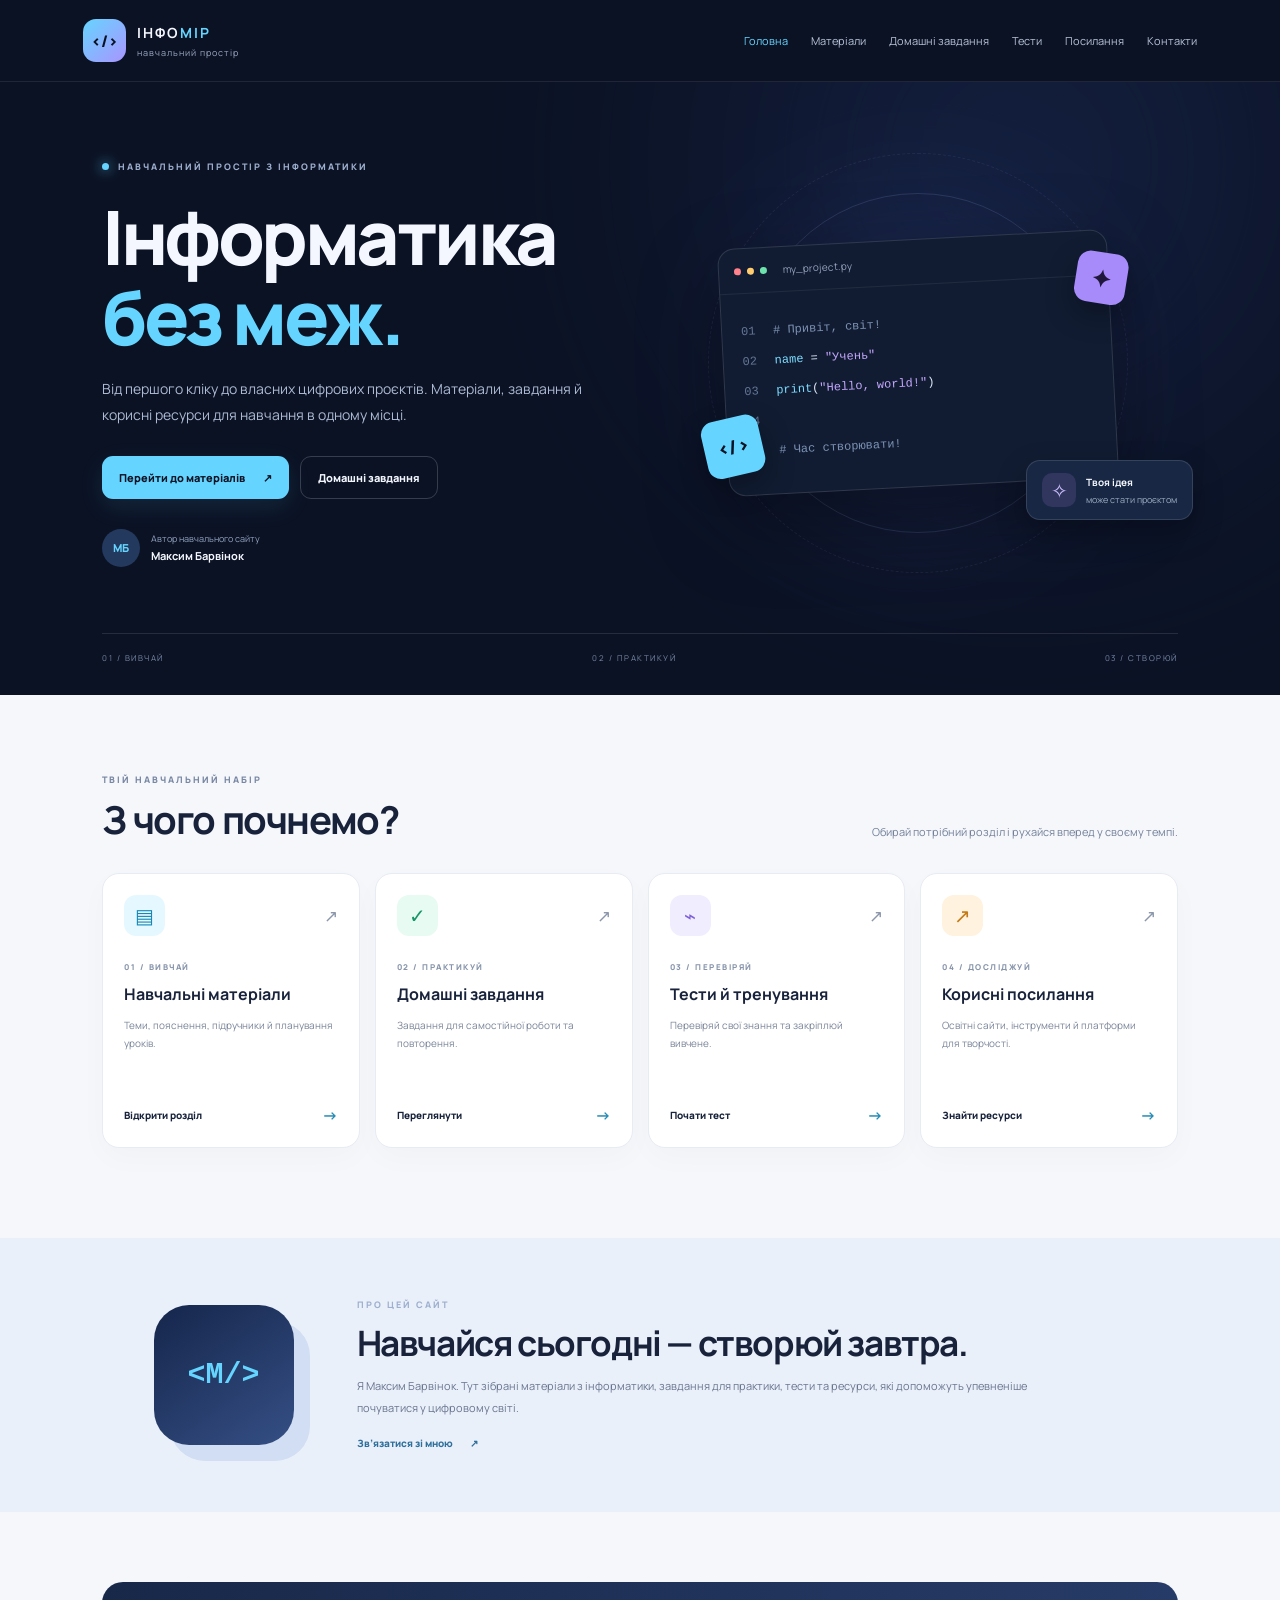
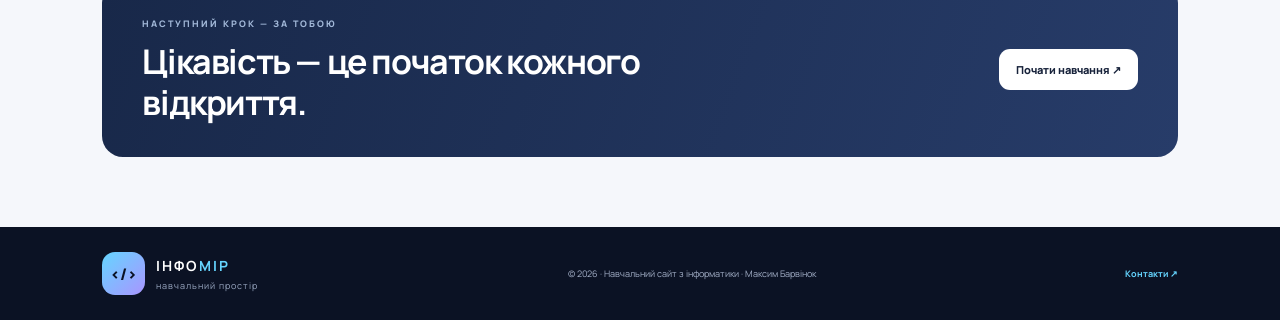
<file: index.html>
<!doctype html>
<html lang="uk">
<head>
<meta charset="utf-8"><meta name="viewport" content="width=device-width, initial-scale=1">
<meta name="theme-color" content="#0b1224">
<meta name="description" content="Навчальний сайт з інформатики. Автор — Максим Барвінок.">
<title>Головна — Максим Барвінок</title><link rel="stylesheet" href="style.css">
</head>
<body>
<header class="topbar"><a class="brand" href="index.html"><span class="brand-mark">&lt;/&gt;</span><span><strong>ІНФО<span>МІР</span></strong><small>навчальний простір</small></span></a>
<nav class="nav" id="main-nav" aria-label="Основна навігація">
<a class="active" href="index.html">Головна</a><a class="" href="materials.html">Матеріали</a><a class="" href="homework.html">Домашні завдання</a><a class="" href="tests.html">Тести</a><a class="" href="links.html">Посилання</a><a class="" href="contacts.html">Контакти</a>
</nav><button class="menu-toggle" aria-label="Відкрити меню" aria-expanded="false" onclick="const n=document.getElementById('main-nav');n.classList.toggle('open');this.setAttribute('aria-expanded',n.classList.contains('open'))">☰</button></header>
<main>
<section class="hero">
  <div class="hero-copy">
    <div class="eyebrow"><span class="pulse"></span> НАВЧАЛЬНИЙ ПРОСТІР З ІНФОРМАТИКИ</div>
    <h1>Інформатика<br><span>без меж.</span></h1>
    <p class="lead">Від першого кліку до власних цифрових проєктів. Матеріали, завдання й корисні ресурси для навчання в одному місці.</p>
    <div class="hero-actions"><a class="btn btn-primary" href="materials.html">Перейти до матеріалів <span>↗</span></a><a class="btn btn-outline" href="homework.html">Домашні завдання</a></div>
    <div class="author-line"><span class="avatar">МБ</span><span><small>Автор навчального сайту</small><strong>Максим Барвінок</strong></span></div>
  </div>
  <div class="hero-visual" aria-label="Ілюстрація програмування"><div class="glow"></div><div class="orbit orbit-a"></div><div class="orbit orbit-b"></div>
    <div class="editor"><div class="editor-bar"><span></span><span></span><span></span><label>my_project.py</label></div><div class="editor-code">
      <p><i>01</i><span class="comment"># Привіт, світ!</span></p><p><i>02</i><b>name</b> = <em>"Учень"</em></p><p><i>03</i><b>print</b>(<em>"Hello, world!"</em>)</p><p><i>04</i></p><p><i>05</i><span class="comment"># Час створювати!</span></p>
    </div><span class="float-tag tag-code">&lt;/&gt;</span><span class="float-tag tag-star">✦</span></div>
    <div class="idea-card"><span class="idea-icon">✧</span><span><b>Твоя ідея</b><small>може стати проєктом</small></span></div>
  </div>
  <div class="hero-foot"><span>01 / ВИВЧАЙ</span><span>02 / ПРАКТИКУЙ</span><span>03 / СТВОРЮЙ</span></div>
</section>
<section class="section">
  <div class="section-head"><div><div class="eyebrow dark">ТВІЙ НАВЧАЛЬНИЙ НАБІР</div><h2>З чого почнемо?</h2></div><p>Обирай потрібний розділ і рухайся вперед у своєму темпі.</p></div>
  <div class="tiles">
    <a class="tile tile-blue" href="materials.html"><div class="tile-top"><span class="tile-icon">▤</span><span class="tile-arrow">↗</span></div><small>01 / ВИВЧАЙ</small><h3>Навчальні матеріали</h3><p>Теми, пояснення, підручники й планування уроків.</p><span class="tile-link">Відкрити розділ <b>→</b></span></a>
    <a class="tile tile-green" href="homework.html"><div class="tile-top"><span class="tile-icon">✓</span><span class="tile-arrow">↗</span></div><small>02 / ПРАКТИКУЙ</small><h3>Домашні завдання</h3><p>Завдання для самостійної роботи та повторення.</p><span class="tile-link">Переглянути <b>→</b></span></a>
    <a class="tile tile-purple" href="tests.html"><div class="tile-top"><span class="tile-icon">⌁</span><span class="tile-arrow">↗</span></div><small>03 / ПЕРЕВІРЯЙ</small><h3>Тести й тренування</h3><p>Перевіряй свої знання та закріплюй вивчене.</p><span class="tile-link">Почати тест <b>→</b></span></a>
    <a class="tile tile-orange" href="links.html"><div class="tile-top"><span class="tile-icon">↗</span><span class="tile-arrow">↗</span></div><small>04 / ДОСЛІДЖУЙ</small><h3>Корисні посилання</h3><p>Освітні сайти, інструменти й платформи для творчості.</p><span class="tile-link">Знайти ресурси <b>→</b></span></a>
  </div>
</section>
<section class="about-band"><div class="about-mark">&lt;M/&gt;</div><div><div class="eyebrow">ПРО ЦЕЙ САЙТ</div><h2>Навчайся сьогодні — створюй завтра.</h2><p>Я Максим Барвінок. Тут зібрані матеріали з інформатики, завдання для практики, тести та ресурси, які допоможуть упевненіше почуватися у цифровому світі.</p><a class="inline-link" href="contacts.html">Зв’язатися зі мною <span>↗</span></a></div></section>
<section class="cta"><div><div class="eyebrow">НАСТУПНИЙ КРОК — ЗА ТОБОЮ</div><h2>Цікавість — це початок кожного відкриття.</h2></div><a class="btn btn-white" href="materials.html">Почати навчання ↗</a></section>
</main>
<footer><a class="brand footer-brand" href="index.html"><span class="brand-mark">&lt;/&gt;</span><span><strong>ІНФО<span>МІР</span></strong><small>навчальний простір</small></span></a><p>© 2026 · Навчальний сайт з інформатики · Максим Барвінок</p><a href="contacts.html">Контакти ↗</a></footer>
</body></html>
</file>
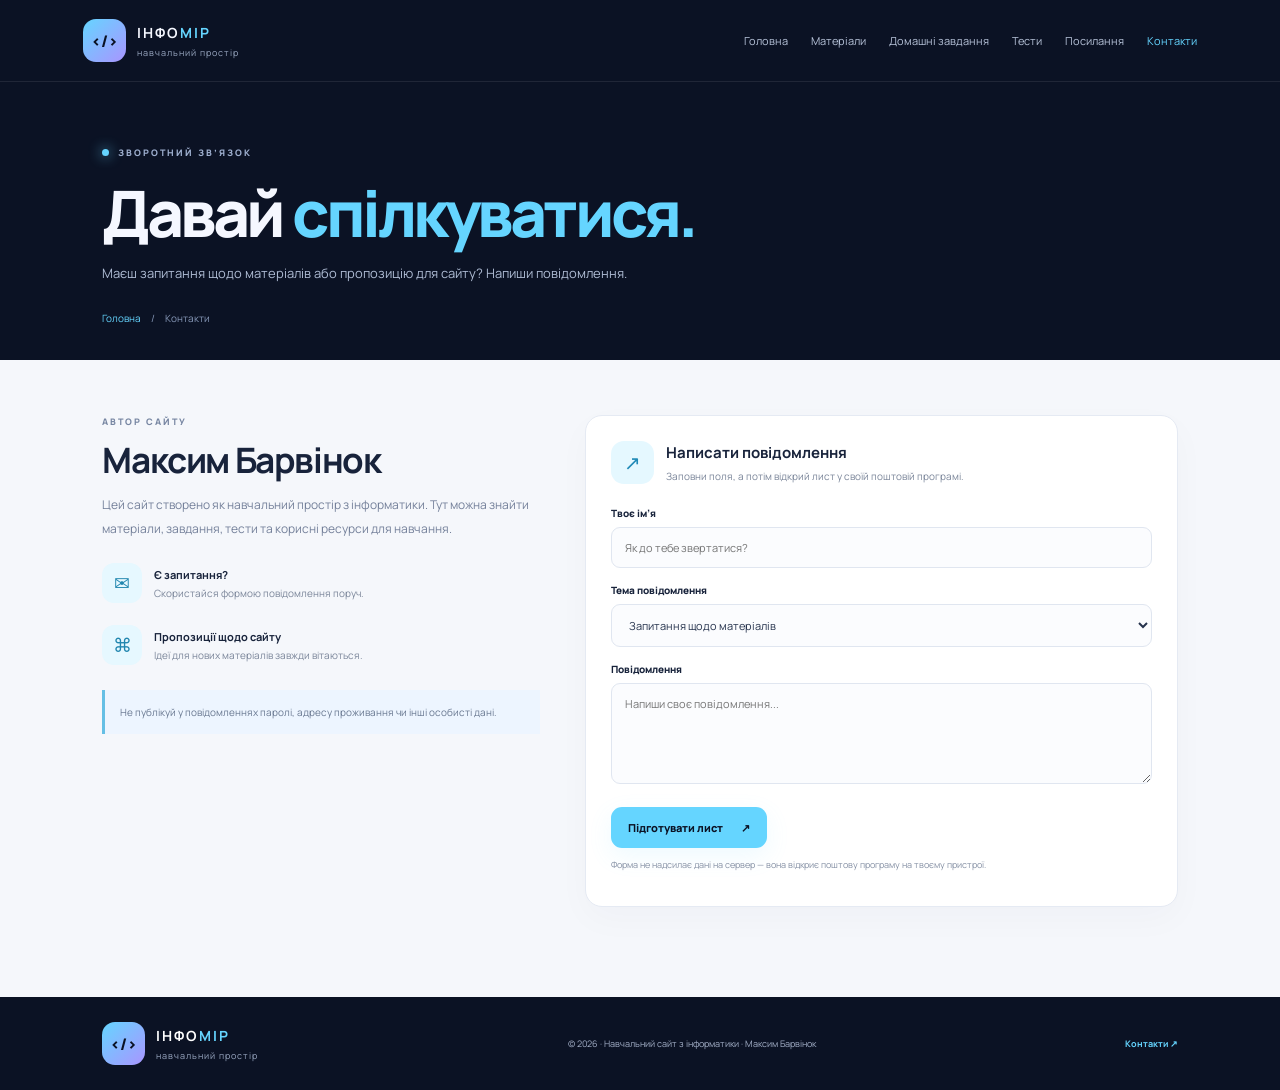
<file: contacts.html>
<!doctype html>
<html lang="uk">
<head>
<meta charset="utf-8"><meta name="viewport" content="width=device-width, initial-scale=1">
<meta name="theme-color" content="#0b1224">
<meta name="description" content="Навчальний сайт з інформатики. Автор — Максим Барвінок.">
<title>Контакти — Максим Барвінок</title><link rel="stylesheet" href="style.css">
</head>
<body>
<header class="topbar"><a class="brand" href="index.html"><span class="brand-mark">&lt;/&gt;</span><span><strong>ІНФО<span>МІР</span></strong><small>навчальний простір</small></span></a>
<nav class="nav" id="main-nav" aria-label="Основна навігація">
<a class="" href="index.html">Головна</a><a class="" href="materials.html">Матеріали</a><a class="" href="homework.html">Домашні завдання</a><a class="" href="tests.html">Тести</a><a class="" href="links.html">Посилання</a><a class="active" href="contacts.html">Контакти</a>
</nav><button class="menu-toggle" aria-label="Відкрити меню" aria-expanded="false" onclick="const n=document.getElementById('main-nav');n.classList.toggle('open');this.setAttribute('aria-expanded',n.classList.contains('open'))">☰</button></header>
<main>
<section class="page-hero"><div class="eyebrow"><span class="pulse"></span> ЗВОРОТНИЙ ЗВ’ЯЗОК</div><h1>Давай <span>спілкуватися.</span></h1><p>Маєш запитання щодо матеріалів або пропозицію для сайту? Напиши повідомлення.</p><div class="breadcrumbs"><a href="index.html">Головна</a><span>/</span> Контакти</div></section>
<section class="section inner-section contact-layout"><div class="contact-copy"><div class="eyebrow dark">АВТОР САЙТУ</div><h2>Максим Барвінок</h2><p>Цей сайт створено як навчальний простір з інформатики. Тут можна знайти матеріали, завдання, тести та корисні ресурси для навчання.</p><div class="contact-feature"><span>✉</span><div><b>Є запитання?</b><small>Скористайся формою повідомлення поруч.</small></div></div><div class="contact-feature"><span>⌘</span><div><b>Пропозиції щодо сайту</b><small>Ідеї для нових матеріалів завжди вітаються.</small></div></div><div class="contact-note">Не публікуй у повідомленнях паролі, адресу проживання чи інші особисті дані.</div></div>
<form class="contact-form" id="contact-form"><div class="form-heading"><span class="form-icon">↗</span><div><h3>Написати повідомлення</h3><p>Заповни поля, а потім відкрий лист у своїй поштовій програмі.</p></div></div><label for="name">Твоє ім’я</label><input id="name" name="name" placeholder="Як до тебе звертатися?" required maxlength="80"><label for="topic">Тема повідомлення</label><select id="topic" name="topic"><option>Запитання щодо матеріалів</option><option>Пропозиція для сайту</option><option>Повідомити про помилку</option><option>Інше</option></select><label for="message">Повідомлення</label><textarea id="message" name="message" rows="5" placeholder="Напиши своє повідомлення..." required maxlength="2000"></textarea><button class="btn btn-primary" type="submit">Підготувати лист <span>↗</span></button><p class="form-help" id="form-help">Форма не надсилає дані на сервер — вона відкриє поштову програму на твоєму пристрої.</p></form></section>
<script>
document.getElementById('contact-form').addEventListener('submit',function(e){e.preventDefault();const name=document.getElementById('name').value.trim();const topic=document.getElementById('topic').value;const message=document.getElementById('message').value.trim();const body=`Ім’я: ${name}\\n\\n${message}\\n\\n— Надіслано з навчального сайту Максима Барвінка`;const subject=encodeURIComponent(topic);const mailBody=encodeURIComponent(body);document.getElementById('form-help').textContent='Поштова програма має відкритися. Щоб реально отримувати листи, додай свою електронну адресу в код сторінки.';window.location.href=`mailto:?subject=${subject}&body=${mailBody}`;});
</script>
</main>
<footer><a class="brand footer-brand" href="index.html"><span class="brand-mark">&lt;/&gt;</span><span><strong>ІНФО<span>МІР</span></strong><small>навчальний простір</small></span></a><p>© 2026 · Навчальний сайт з інформатики · Максим Барвінок</p><a href="contacts.html">Контакти ↗</a></footer>
</body></html>
</file>
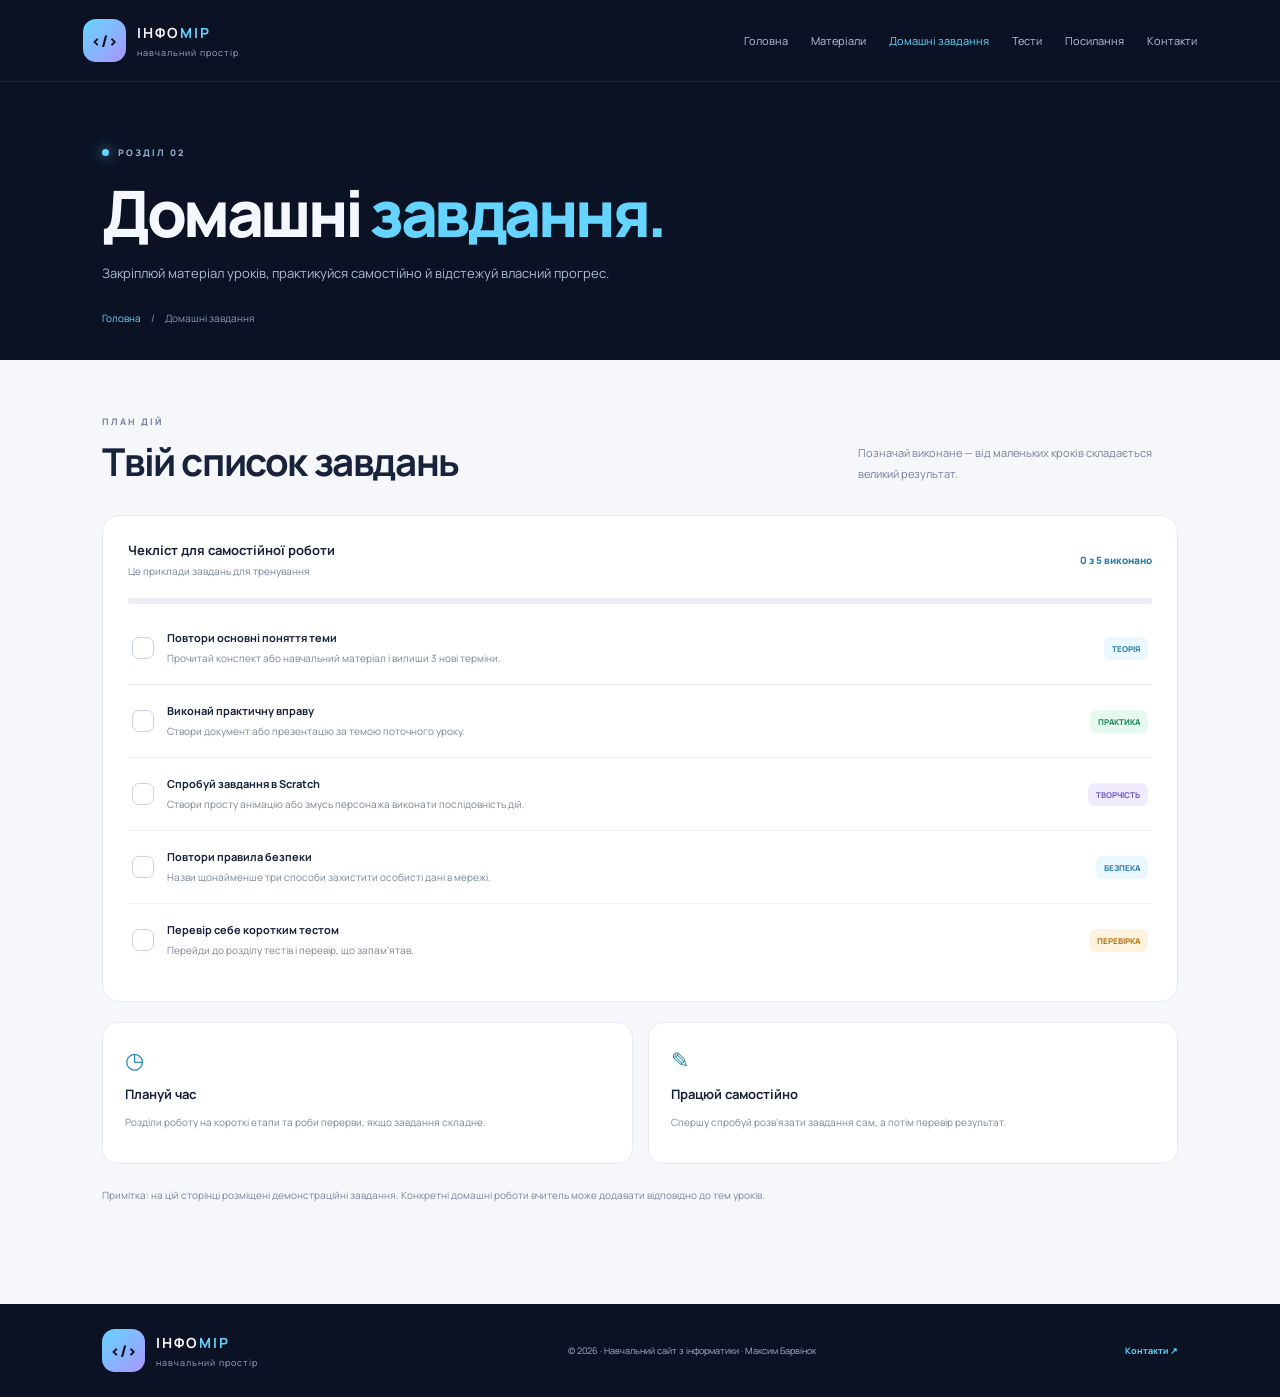
<file: homework.html>
<!doctype html>
<html lang="uk">
<head>
<meta charset="utf-8"><meta name="viewport" content="width=device-width, initial-scale=1">
<meta name="theme-color" content="#0b1224">
<meta name="description" content="Навчальний сайт з інформатики. Автор — Максим Барвінок.">
<title>Домашні завдання — Максим Барвінок</title><link rel="stylesheet" href="style.css">
</head>
<body>
<header class="topbar"><a class="brand" href="index.html"><span class="brand-mark">&lt;/&gt;</span><span><strong>ІНФО<span>МІР</span></strong><small>навчальний простір</small></span></a>
<nav class="nav" id="main-nav" aria-label="Основна навігація">
<a class="" href="index.html">Головна</a><a class="" href="materials.html">Матеріали</a><a class="active" href="homework.html">Домашні завдання</a><a class="" href="tests.html">Тести</a><a class="" href="links.html">Посилання</a><a class="" href="contacts.html">Контакти</a>
</nav><button class="menu-toggle" aria-label="Відкрити меню" aria-expanded="false" onclick="const n=document.getElementById('main-nav');n.classList.toggle('open');this.setAttribute('aria-expanded',n.classList.contains('open'))">☰</button></header>
<main>
<section class="page-hero"><div class="eyebrow"><span class="pulse"></span> РОЗДІЛ 02</div><h1>Домашні <span>завдання.</span></h1><p>Закріплюй матеріал уроків, практикуйся самостійно й відстежуй власний прогрес.</p><div class="breadcrumbs"><a href="index.html">Головна</a><span>/</span> Домашні завдання</div></section>
<section class="section inner-section"><div class="section-head"><div><div class="eyebrow dark">ПЛАН ДІЙ</div><h2>Твій список завдань</h2></div><p>Позначай виконане — від маленьких кроків складається великий результат.</p></div>
<div class="task-panel"><div class="task-toolbar"><div><b>Чекліст для самостійної роботи</b><small>Це приклади завдань для тренування</small></div><span class="progress-label" id="progress-label">0 з 5 виконано</span></div><div class="progress-track"><span id="progress-bar"></span></div>
<label class="task-row"><input type="checkbox"><span class="task-check"></span><span class="task-content"><b>Повтори основні поняття теми</b><small>Прочитай конспект або навчальний матеріал і випиши 3 нові терміни.</small></span><span class="task-tag">ТЕОРІЯ</span></label>
<label class="task-row"><input type="checkbox"><span class="task-check"></span><span class="task-content"><b>Виконай практичну вправу</b><small>Створи документ або презентацію за темою поточного уроку.</small></span><span class="task-tag green-tag">ПРАКТИКА</span></label>
<label class="task-row"><input type="checkbox"><span class="task-check"></span><span class="task-content"><b>Спробуй завдання в Scratch</b><small>Створи просту анімацію або змусь персонажа виконати послідовність дій.</small></span><span class="task-tag purple-tag">ТВОРЧІСТЬ</span></label>
<label class="task-row"><input type="checkbox"><span class="task-check"></span><span class="task-content"><b>Повтори правила безпеки</b><small>Назви щонайменше три способи захистити особисті дані в мережі.</small></span><span class="task-tag">БЕЗПЕКА</span></label>
<label class="task-row"><input type="checkbox"><span class="task-check"></span><span class="task-content"><b>Перевір себе коротким тестом</b><small>Перейди до розділу тестів і перевір, що запам’ятав.</small></span><span class="task-tag orange-tag">ПЕРЕВІРКА</span></label>
</div><div class="two-col-info"><div class="info-card"><span class="info-symbol">◷</span><h3>Плануй час</h3><p>Розділи роботу на короткі етапи та роби перерви, якщо завдання складне.</p></div><div class="info-card"><span class="info-symbol">✎</span><h3>Працюй самостійно</h3><p>Спершу спробуй розв’язати завдання сам, а потім перевір результат.</p></div></div><p class="disclaimer">Примітка: на цій сторінці розміщені демонстраційні завдання. Конкретні домашні роботи вчитель може додавати відповідно до тем уроків.</p></section>
<script>
const checks=[...document.querySelectorAll('.task-row input')], label=document.getElementById('progress-label'), bar=document.getElementById('progress-bar');
function updateProgress(){const n=checks.filter(c=>c.checked).length;label.textContent=`${n} з ${checks.length} виконано`;bar.style.width=`${n/checks.length*100}%`;}
checks.forEach(c=>c.addEventListener('change',()=>{c.closest('.task-row').classList.toggle('completed',c.checked);updateProgress()}));
</script>
</main>
<footer><a class="brand footer-brand" href="index.html"><span class="brand-mark">&lt;/&gt;</span><span><strong>ІНФО<span>МІР</span></strong><small>навчальний простір</small></span></a><p>© 2026 · Навчальний сайт з інформатики · Максим Барвінок</p><a href="contacts.html">Контакти ↗</a></footer>
</body></html>
</file>
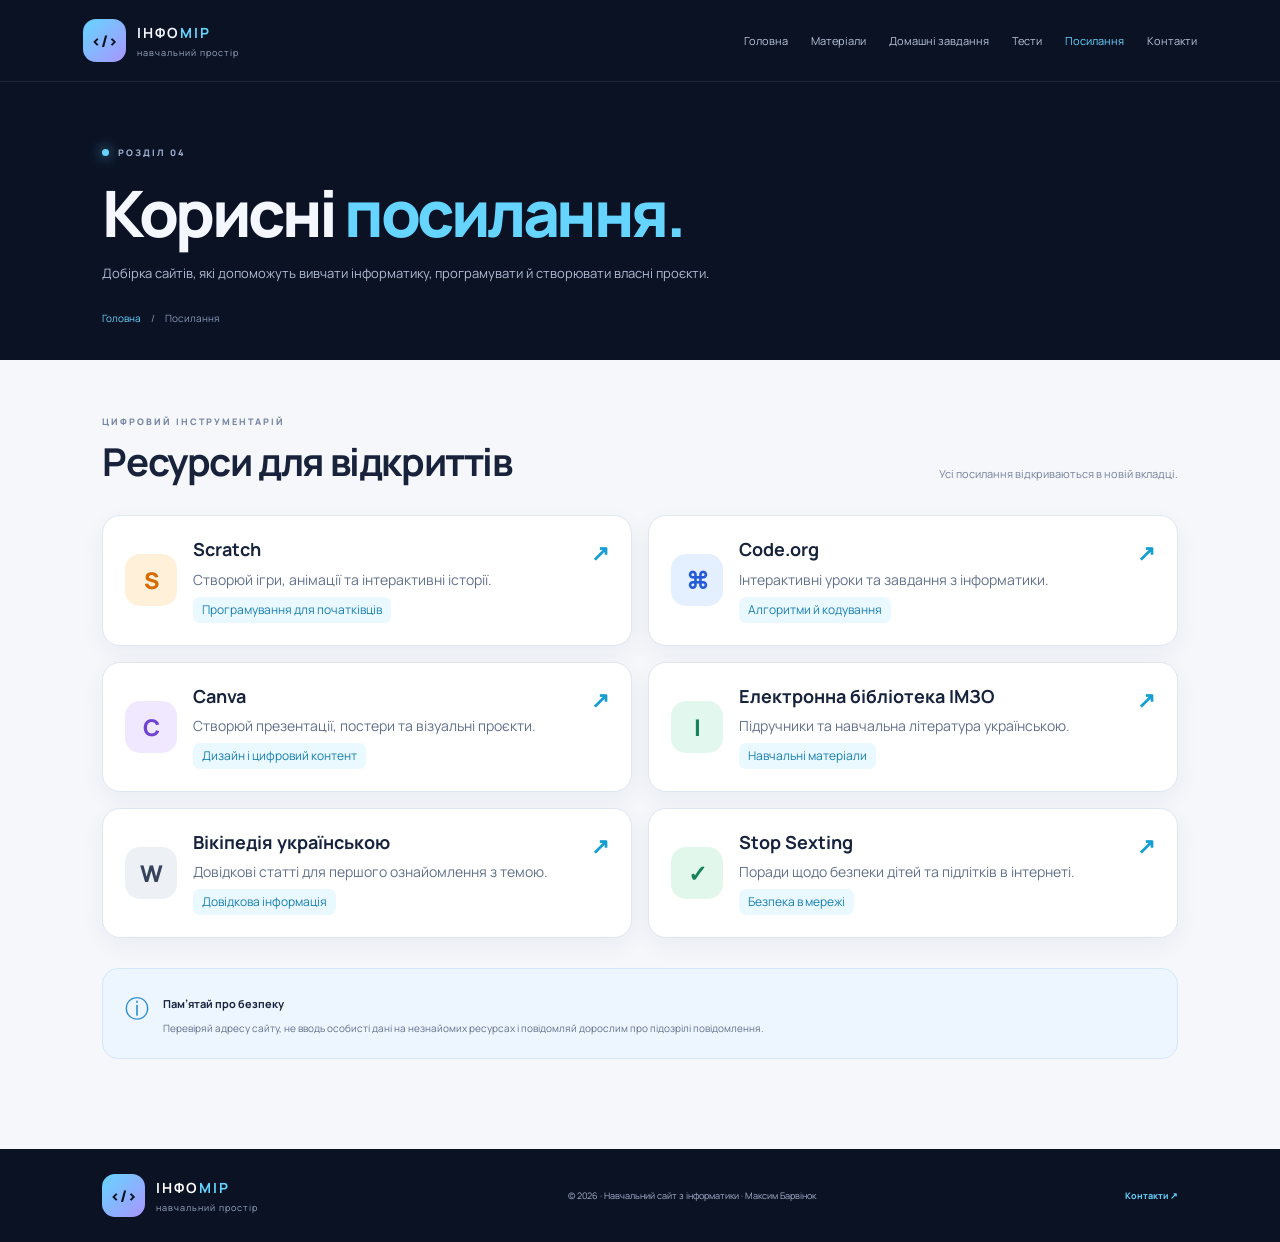
<file: links.html>
<!doctype html>
<html lang="uk">
<head>
<meta charset="utf-8"><meta name="viewport" content="width=device-width, initial-scale=1">
<meta name="theme-color" content="#0b1224">
<meta name="description" content="Навчальний сайт з інформатики. Автор — Максим Барвінок.">
<title>Корисні посилання — Максим Барвінок</title><link rel="stylesheet" href="style.css">

<style>
/* Виправлення розмітки карток ресурсів */
.link-list {
  display: grid !important;
  grid-template-columns: repeat(2, minmax(0, 1fr));
  gap: 16px;
  margin: 28px 0 30px;
}
.link-item {
  display: flex !important;
  align-items: center;
  gap: 16px;
  min-width: 0;
  padding: 22px;
  background: #fff;
  border: 1px solid #dfe6f1;
  border-radius: 18px;
  color: #17233d;
  text-decoration: none;
  box-shadow: 0 8px 24px rgba(18, 35, 65, .05);
  transition: transform .18s ease, box-shadow .18s ease, border-color .18s ease;
}
.link-item:hover {
  transform: translateY(-3px);
  border-color: #67cfff;
  box-shadow: 0 14px 30px rgba(18, 35, 65, .10);
}
.link-logo {
  display: grid;
  place-items: center;
  flex: 0 0 52px;
  width: 52px;
  height: 52px;
  border-radius: 15px;
  font-size: 23px;
  font-weight: 800;
  color: #0b1224;
  background: #e7f5ff;
}
.link-logo.scratch { background: #fff0d9; color: #d66b00; }
.link-logo.code { background: #e4efff; color: #245bd7; }
.link-logo.canva { background: #f0e8ff; color: #7044cf; }
.link-logo.imzo { background: #e2f7ee; color: #16825c; }
.link-logo.wiki { background: #edf0f5; color: #35435c; }
.link-logo.safe { background: #e1f7ec; color: #16825c; }
.link-copy {
  display: flex !important;
  flex: 1 1 auto;
  flex-direction: column;
  align-items: flex-start;
  gap: 7px;
  min-width: 0;
  line-height: 1.5;
}
.link-copy b { display: block; font-size: 18px; line-height: 1.3; }
.link-copy small { display: block; color: #62718b; font-size: 14px; }
.link-copy em {
  display: inline-block;
  color: #167fae;
  background: #eaf8ff;
  border-radius: 7px;
  padding: 4px 9px;
  font-size: 12px;
  font-style: normal;
}
.external {
  flex: 0 0 auto;
  align-self: flex-start;
  color: #149ed1;
  font-size: 22px;
  font-weight: 700;
}
.note-box {
  display: flex;
  gap: 14px;
  align-items: flex-start;
  padding: 22px;
  margin-top: 28px;
  border: 1px solid #d7e7fb;
  border-radius: 16px;
  background: #edf5ff;
  color: #17233d;
}
.note-box > span { color: #258bd1; font-size: 24px; }
.note-box p { margin: 7px 0 0; color: #62718b; line-height: 1.6; }
@media (max-width: 760px) {
  .link-list { grid-template-columns: 1fr; }
  .link-item { padding: 17px; gap: 12px; }
  .link-logo { flex-basis: 44px; width: 44px; height: 44px; }
}
</style>

</head>
<body>
<header class="topbar"><a class="brand" href="index.html"><span class="brand-mark">&lt;/&gt;</span><span><strong>ІНФО<span>МІР</span></strong><small>навчальний простір</small></span></a>
<nav class="nav" id="main-nav" aria-label="Основна навігація">
<a class="" href="index.html">Головна</a><a class="" href="materials.html">Матеріали</a><a class="" href="homework.html">Домашні завдання</a><a class="" href="tests.html">Тести</a><a class="active" href="links.html">Посилання</a><a class="" href="contacts.html">Контакти</a>
</nav><button class="menu-toggle" aria-label="Відкрити меню" aria-expanded="false" onclick="const n=document.getElementById('main-nav');n.classList.toggle('open');this.setAttribute('aria-expanded',n.classList.contains('open'))">☰</button></header>
<main>
<section class="page-hero"><div class="eyebrow"><span class="pulse"></span> РОЗДІЛ 04</div><h1>Корисні <span>посилання.</span></h1><p>Добірка сайтів, які допоможуть вивчати інформатику, програмувати й створювати власні проєкти.</p><div class="breadcrumbs"><a href="index.html">Головна</a><span>/</span> Посилання</div></section>
<section class="section inner-section"><div class="section-head"><div><div class="eyebrow dark">ЦИФРОВИЙ ІНСТРУМЕНТАРІЙ</div><h2>Ресурси для відкриттів</h2></div><p>Усі посилання відкриваються в новій вкладці.</p></div>
<div class="link-list">
<a class="link-item" href="https://scratch.mit.edu/" target="_blank" rel="noopener"><span class="link-logo scratch">S</span><span class="link-copy"><b>Scratch</b><small>Створюй ігри, анімації та інтерактивні історії.</small><em>Програмування для початківців</em></span><span class="external">↗</span></a>
<a class="link-item" href="https://code.org/" target="_blank" rel="noopener"><span class="link-logo code">⌘</span><span class="link-copy"><b>Code.org</b><small>Інтерактивні уроки та завдання з інформатики.</small><em>Алгоритми й кодування</em></span><span class="external">↗</span></a>
<a class="link-item" href="https://www.canva.com/" target="_blank" rel="noopener"><span class="link-logo canva">C</span><span class="link-copy"><b>Canva</b><small>Створюй презентації, постери та візуальні проєкти.</small><em>Дизайн і цифровий контент</em></span><span class="external">↗</span></a>
<a class="link-item" href="https://lib.imzo.gov.ua/" target="_blank" rel="noopener"><span class="link-logo imzo">І</span><span class="link-copy"><b>Електронна бібліотека ІМЗО</b><small>Підручники та навчальна література українською.</small><em>Навчальні матеріали</em></span><span class="external">↗</span></a>
<a class="link-item" href="https://uk.wikipedia.org/" target="_blank" rel="noopener"><span class="link-logo wiki">W</span><span class="link-copy"><b>Вікіпедія українською</b><small>Довідкові статті для першого ознайомлення з темою.</small><em>Довідкова інформація</em></span><span class="external">↗</span></a>
<a class="link-item" href="https://stop-sexting.in.ua/" target="_blank" rel="noopener"><span class="link-logo safe">✓</span><span class="link-copy"><b>Stop Sexting</b><small>Поради щодо безпеки дітей та підлітків в інтернеті.</small><em>Безпека в мережі</em></span><span class="external">↗</span></a>
</div><div class="note-box"><span>ⓘ</span><div><b>Пам’ятай про безпеку</b><p>Перевіряй адресу сайту, не вводь особисті дані на незнайомих ресурсах і повідомляй дорослим про підозрілі повідомлення.</p></div></div></section>
</main>
<footer><a class="brand footer-brand" href="index.html"><span class="brand-mark">&lt;/&gt;</span><span><strong>ІНФО<span>МІР</span></strong><small>навчальний простір</small></span></a><p>© 2026 · Навчальний сайт з інформатики · Максим Барвінок</p><a href="contacts.html">Контакти ↗</a></footer>
</body></html>
</file>
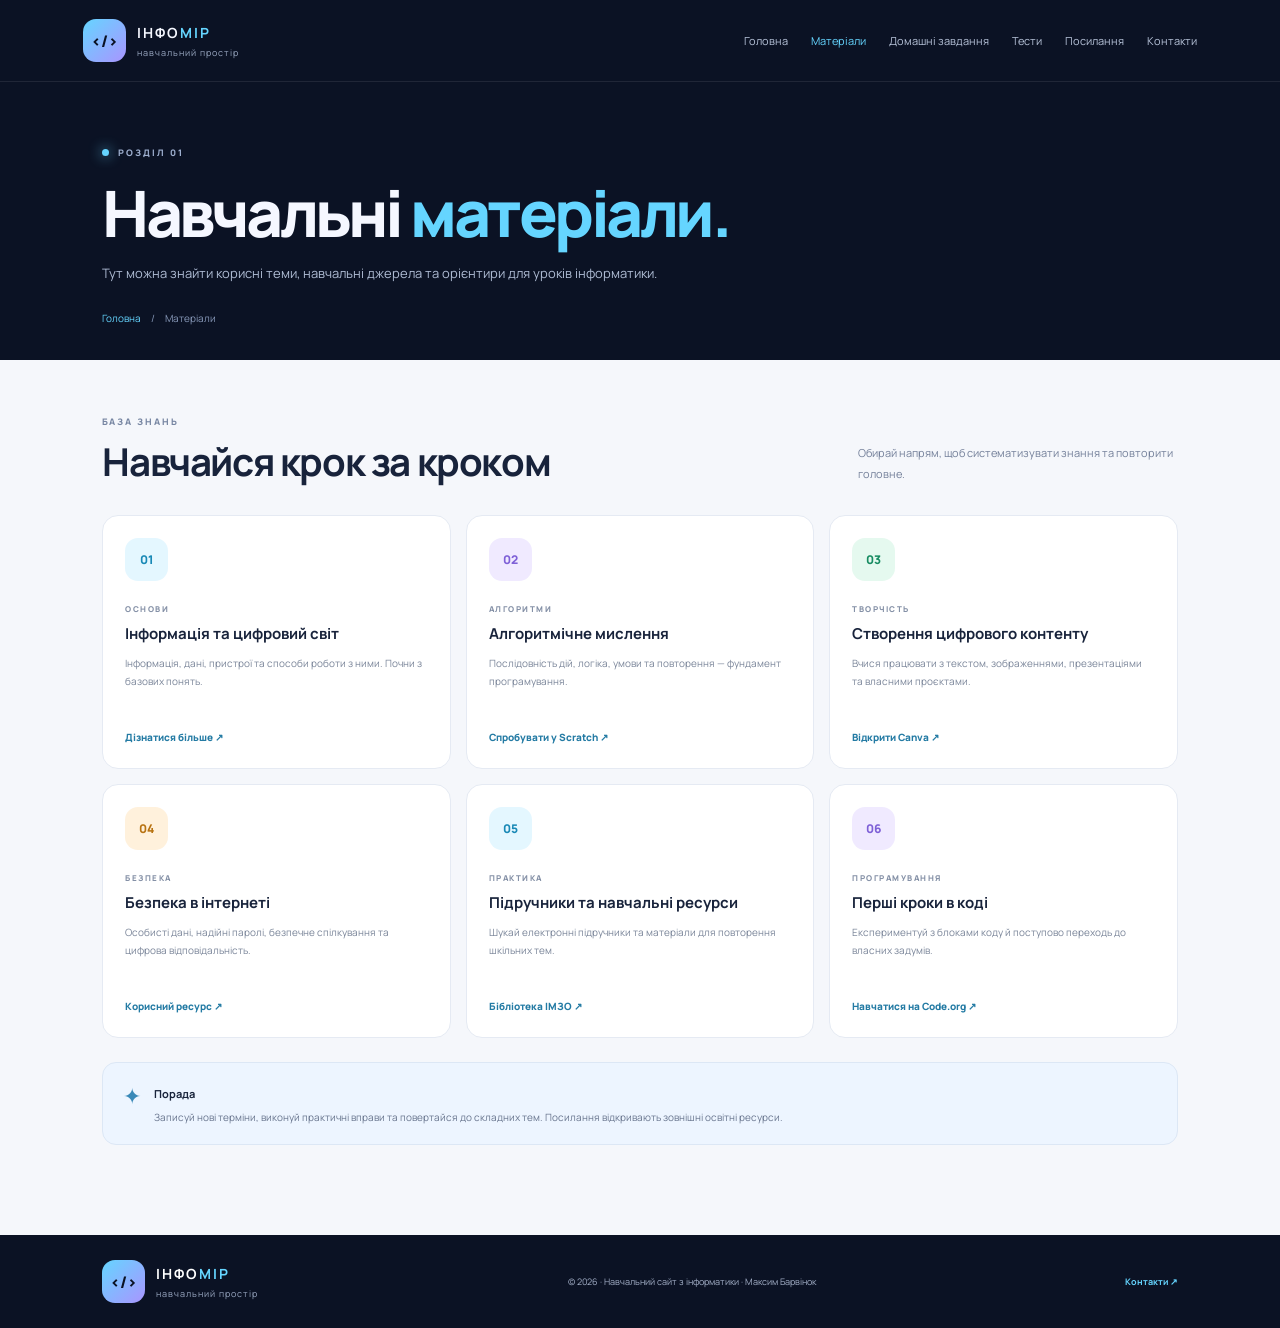
<file: materials.html>
<!doctype html>
<html lang="uk">
<head>
<meta charset="utf-8"><meta name="viewport" content="width=device-width, initial-scale=1">
<meta name="theme-color" content="#0b1224">
<meta name="description" content="Навчальний сайт з інформатики. Автор — Максим Барвінок.">
<title>Навчальні матеріали — Максим Барвінок</title><link rel="stylesheet" href="style.css">
</head>
<body>
<header class="topbar"><a class="brand" href="index.html"><span class="brand-mark">&lt;/&gt;</span><span><strong>ІНФО<span>МІР</span></strong><small>навчальний простір</small></span></a>
<nav class="nav" id="main-nav" aria-label="Основна навігація">
<a class="" href="index.html">Головна</a><a class="active" href="materials.html">Матеріали</a><a class="" href="homework.html">Домашні завдання</a><a class="" href="tests.html">Тести</a><a class="" href="links.html">Посилання</a><a class="" href="contacts.html">Контакти</a>
</nav><button class="menu-toggle" aria-label="Відкрити меню" aria-expanded="false" onclick="const n=document.getElementById('main-nav');n.classList.toggle('open');this.setAttribute('aria-expanded',n.classList.contains('open'))">☰</button></header>
<main>
<section class="page-hero"><div class="eyebrow"><span class="pulse"></span> РОЗДІЛ 01</div><h1>Навчальні <span>матеріали.</span></h1><p>Тут можна знайти корисні теми, навчальні джерела та орієнтири для уроків інформатики.</p><div class="breadcrumbs"><a href="index.html">Головна</a><span>/</span> Матеріали</div></section>
<section class="section inner-section"><div class="section-head"><div><div class="eyebrow dark">БАЗА ЗНАНЬ</div><h2>Навчайся крок за кроком</h2></div><p>Обирай напрям, щоб систематизувати знання та повторити головне.</p></div>
<div class="resource-grid">
<article class="resource"><div class="resource-icon blue">01</div><div class="resource-label">ОСНОВИ</div><h3>Інформація та цифровий світ</h3><p>Інформація, дані, пристрої та способи роботи з ними. Почни з базових понять.</p><a href="https://uk.wikipedia.org/wiki/Інформатика" target="_blank" rel="noopener">Дізнатися більше ↗</a></article>
<article class="resource"><div class="resource-icon purple">02</div><div class="resource-label">АЛГОРИТМИ</div><h3>Алгоритмічне мислення</h3><p>Послідовність дій, логіка, умови та повторення — фундамент програмування.</p><a href="https://scratch.mit.edu/" target="_blank" rel="noopener">Спробувати у Scratch ↗</a></article>
<article class="resource"><div class="resource-icon green">03</div><div class="resource-label">ТВОРЧІСТЬ</div><h3>Створення цифрового контенту</h3><p>Вчися працювати з текстом, зображеннями, презентаціями та власними проєктами.</p><a href="https://www.canva.com/" target="_blank" rel="noopener">Відкрити Canva ↗</a></article>
<article class="resource"><div class="resource-icon orange">04</div><div class="resource-label">БЕЗПЕКА</div><h3>Безпека в інтернеті</h3><p>Особисті дані, надійні паролі, безпечне спілкування та цифрова відповідальність.</p><a href="https://stop-sexting.in.ua/" target="_blank" rel="noopener">Корисний ресурс ↗</a></article>
<article class="resource"><div class="resource-icon blue">05</div><div class="resource-label">ПРАКТИКА</div><h3>Підручники та навчальні ресурси</h3><p>Шукай електронні підручники та матеріали для повторення шкільних тем.</p><a href="https://lib.imzo.gov.ua/" target="_blank" rel="noopener">Бібліотека ІМЗО ↗</a></article>
<article class="resource"><div class="resource-icon purple">06</div><div class="resource-label">ПРОГРАМУВАННЯ</div><h3>Перші кроки в коді</h3><p>Експериментуй з блоками коду й поступово переходь до власних задумів.</p><a href="https://code.org/" target="_blank" rel="noopener">Навчатися на Code.org ↗</a></article>
</div><div class="note-box"><span>✦</span><div><b>Порада</b><p>Записуй нові терміни, виконуй практичні вправи та повертайся до складних тем. Посилання відкривають зовнішні освітні ресурси.</p></div></div></section>
</main>
<footer><a class="brand footer-brand" href="index.html"><span class="brand-mark">&lt;/&gt;</span><span><strong>ІНФО<span>МІР</span></strong><small>навчальний простір</small></span></a><p>© 2026 · Навчальний сайт з інформатики · Максим Барвінок</p><a href="contacts.html">Контакти ↗</a></footer>
</body></html>
</file>
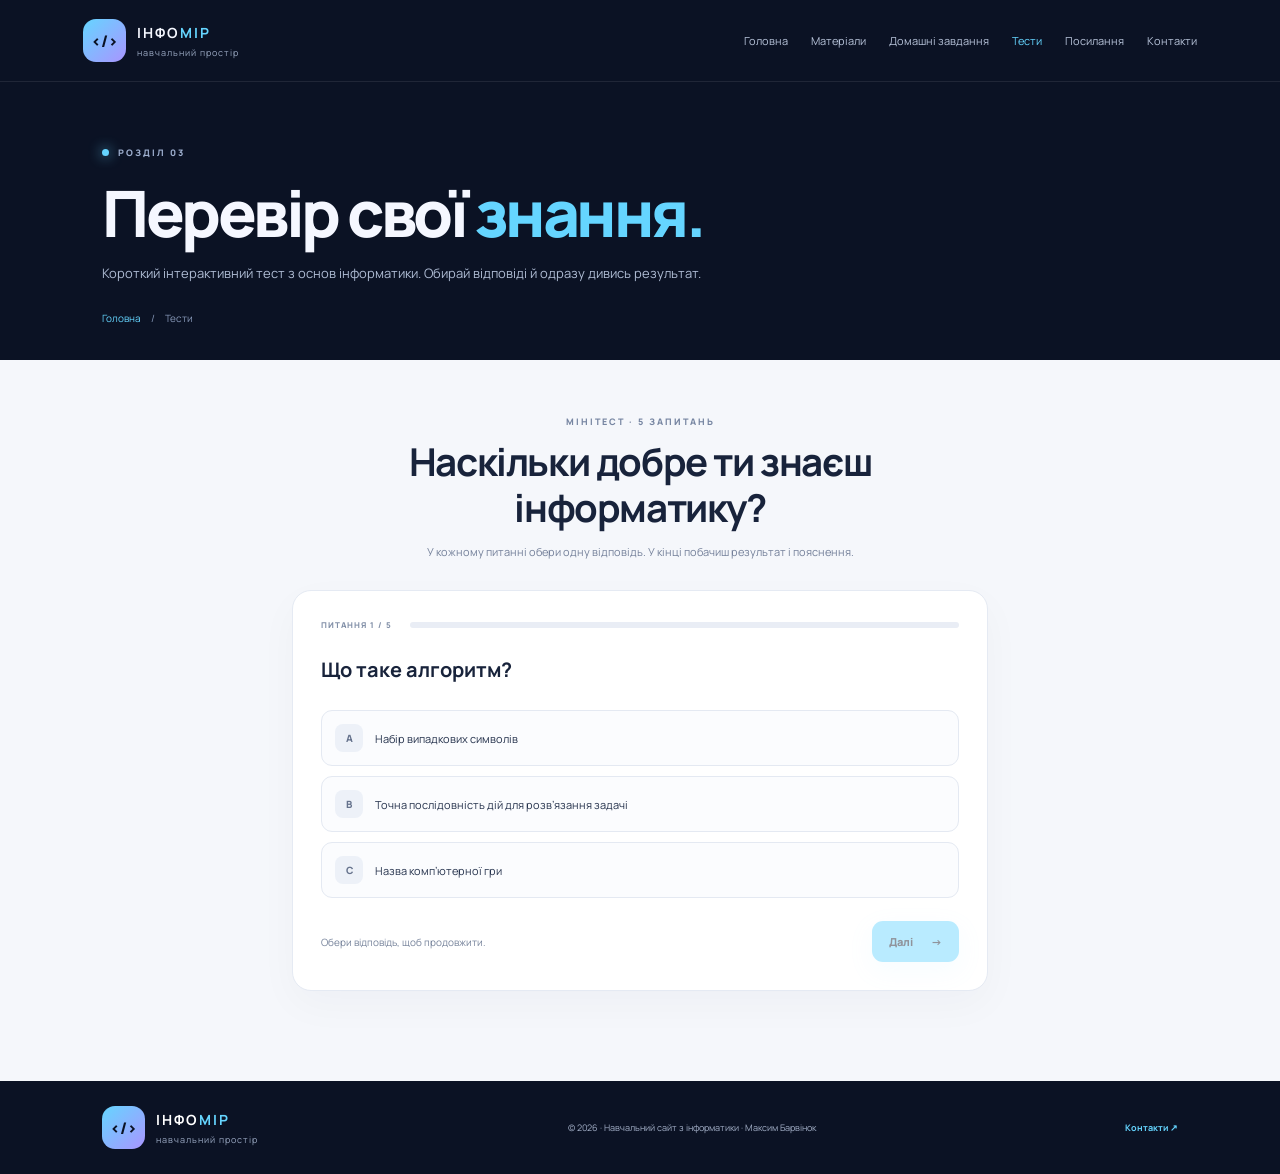
<file: tests.html>
<!doctype html>
<html lang="uk">
<head>
<meta charset="utf-8"><meta name="viewport" content="width=device-width, initial-scale=1">
<meta name="theme-color" content="#0b1224">
<meta name="description" content="Навчальний сайт з інформатики. Автор — Максим Барвінок.">
<title>Тести та вправи — Максим Барвінок</title><link rel="stylesheet" href="style.css">
</head>
<body>
<header class="topbar"><a class="brand" href="index.html"><span class="brand-mark">&lt;/&gt;</span><span><strong>ІНФО<span>МІР</span></strong><small>навчальний простір</small></span></a>
<nav class="nav" id="main-nav" aria-label="Основна навігація">
<a class="" href="index.html">Головна</a><a class="" href="materials.html">Матеріали</a><a class="" href="homework.html">Домашні завдання</a><a class="active" href="tests.html">Тести</a><a class="" href="links.html">Посилання</a><a class="" href="contacts.html">Контакти</a>
</nav><button class="menu-toggle" aria-label="Відкрити меню" aria-expanded="false" onclick="const n=document.getElementById('main-nav');n.classList.toggle('open');this.setAttribute('aria-expanded',n.classList.contains('open'))">☰</button></header>
<main>
<section class="page-hero"><div class="eyebrow"><span class="pulse"></span> РОЗДІЛ 03</div><h1>Перевір свої <span>знання.</span></h1><p>Короткий інтерактивний тест з основ інформатики. Обирай відповіді й одразу дивись результат.</p><div class="breadcrumbs"><a href="index.html">Головна</a><span>/</span> Тести</div></section>
<section class="section inner-section quiz-section"><div class="quiz-intro"><div class="eyebrow dark">МІНІТЕСТ · 5 ЗАПИТАНЬ</div><h2>Наскільки добре ти знаєш інформатику?</h2><p>У кожному питанні обери одну відповідь. У кінці побачиш результат і пояснення.</p></div>
<div class="quiz-card" id="quiz-card"><div class="quiz-progress"><span id="question-count">ПИТАННЯ 1 / 5</span><div class="mini-track"><span id="quiz-bar"></span></div></div><h3 id="question">Що таке алгоритм?</h3><div class="answers" id="answers"></div><div class="quiz-controls"><span id="feedback" aria-live="polite">Обери відповідь, щоб продовжити.</span><button class="btn btn-primary" id="next-btn" disabled>Далі <span>→</span></button></div></div>
<div class="quiz-result" id="quiz-result" hidden><div class="result-icon">✦</div><div class="eyebrow dark">ТЕСТ ЗАВЕРШЕНО</div><h2 id="result-title">Чудова робота!</h2><p id="result-text"></p><button class="btn btn-primary" id="restart-btn">Пройти ще раз ↻</button></div>
</section>
<script>
const quiz=[
{q:"Що таке алгоритм?",a:["Набір випадкових символів","Точна послідовність дій для розв’язання задачі","Назва комп’ютерної гри"],correct:1,why:"Алгоритм — це скінченна послідовність зрозумілих дій для досягнення результату."},
{q:"Який пристрій призначений для введення тексту?",a:["Монітор","Колонки","Клавіатура"],correct:2,why:"Клавіатура дає змогу вводити текст, числа та команди."},
{q:"Що потрібно робити з паролем?",a:["Не повідомляти його стороннім","Публікувати в соцмережах","Використовувати слово «пароль»"],correct:0,why:"Надійний пароль слід тримати в секреті та не використовувати надто прості комбінації."},
{q:"Що можна створювати у Scratch?",a:["Лише текстові документи","Анімації, ігри та інтерактивні історії","Тільки таблиці"],correct:1,why:"Scratch — середовище, у якому можна створювати анімації, ігри й історії за допомогою блоків."},
{q:"Що робити, якщо незнайомець в інтернеті просить особисті дані?",a:["Надіслати їх одразу","Опублікувати адресу","Не надсилати й звернутися до дорослого, якому довіряєш"],correct:2,why:"Не передавай особисті дані незнайомцям. Якщо щось насторожує, звернися до дорослого, якому довіряєш."}
];
let index=0,score=0,chosen=null,answered=false;
const question=document.getElementById('question'), answers=document.getElementById('answers'), feedback=document.getElementById('feedback'), next=document.getElementById('next-btn');
function render(){chosen=null;answered=false;const item=quiz[index];document.getElementById('question-count').textContent=`ПИТАННЯ ${index+1} / ${quiz.length}`;document.getElementById('quiz-bar').style.width=`${index/quiz.length*100}%`;question.textContent=item.q;feedback.textContent="Обери відповідь, щоб продовжити.";next.disabled=true;next.innerHTML=index===quiz.length-1?'Побачити результат <span>→</span>':'Далі <span>→</span>';answers.innerHTML='';item.a.forEach((text,i)=>{const b=document.createElement('button');b.className='answer';b.innerHTML=`<span class="answer-letter">${String.fromCharCode(65+i)}</span><span>${text}</span>`;b.addEventListener('click',()=>select(i,b));answers.appendChild(b)});}
function select(i,button){if(answered)return;chosen=i;answered=true;const item=quiz[index];[...answers.children].forEach((b,n)=>{b.disabled=true;if(n===item.correct)b.classList.add('correct');else if(n===i)b.classList.add('incorrect')});if(i===item.correct){score++;feedback.textContent='Правильно! '+item.why}else{feedback.textContent='Не зовсім. '+item.why}next.disabled=false;}
next.addEventListener('click',()=>{if(!answered)return;if(index<quiz.length-1){index++;render()}else{document.getElementById('quiz-card').hidden=true;document.getElementById('quiz-result').hidden=false;document.getElementById('quiz-bar').style.width='100%';document.getElementById('result-title').textContent=score>=4?'Чудова робота!':score>=3?'Гарний результат!':'Продовжуй тренуватися!';document.getElementById('result-text').textContent=`Твій результат: ${score} із ${quiz.length}. ${score===5?'Усі відповіді правильні — супер!':'Переглянь пояснення й спробуй ще раз, щоб закріпити знання.'}`;}});
document.getElementById('restart-btn').addEventListener('click',()=>{index=0;score=0;document.getElementById('quiz-card').hidden=false;document.getElementById('quiz-result').hidden=true;render()});
render();
</script>
</main>
<footer><a class="brand footer-brand" href="index.html"><span class="brand-mark">&lt;/&gt;</span><span><strong>ІНФО<span>МІР</span></strong><small>навчальний простір</small></span></a><p>© 2026 · Навчальний сайт з інформатики · Максим Барвінок</p><a href="contacts.html">Контакти ↗</a></footer>
</body></html>
</file>
<file: style.css>
@import url('https://fonts.googleapis.com/css2?family=Manrope:wght@400;500;600;700;800&display=swap');
:root{--navy:#0b1224;--navy2:#111d35;--ink:#18233b;--muted:#74809a;--blue:#65d5ff;--purple:#a78bfa;--line:#e5eaf3;--paper:#f5f7fb}*{box-sizing:border-box}html{scroll-behavior:smooth}body{margin:0;background:var(--paper);color:var(--ink);font-family:Manrope,Arial,sans-serif}a{color:inherit;text-decoration:none}button,input,textarea,select{font:inherit}.topbar{position:relative;z-index:10;display:flex;align-items:center;justify-content:space-between;gap:24px;padding:16px 6.5%;min-height:82px;background:var(--navy);color:#f5f7ff;border-bottom:1px solid #ffffff16}.brand{display:flex;align-items:center;gap:11px;flex-shrink:0}.brand-mark{display:grid;place-items:center;width:43px;height:43px;border-radius:13px;background:linear-gradient(135deg,var(--blue),#a995ff);color:#0b1224;font-weight:800;font-size:16px}.brand strong{display:block;font-size:14px;letter-spacing:2px}.brand strong span{color:var(--blue)}.brand small{display:block;margin-top:4px;font-size:9px;letter-spacing:1px;color:#9ba9c3}.nav{display:flex;align-items:center;gap:clamp(10px,1.8vw,27px);font-size:11px;color:#b7c3d9}.nav a{transition:color .2s}.nav a:hover,.nav a.active{color:var(--blue)}.menu-toggle{display:none;border:1px solid #ffffff2a;border-radius:10px;padding:8px 12px;background:transparent;color:white;font-size:20px}.hero{position:relative;overflow:hidden;display:grid;grid-template-columns:1fr 1fr;align-items:center;gap:38px;min-height:570px;padding:78px 8% 32px;background:var(--navy);color:#f4f7ff}.hero:before{content:"";position:absolute;width:520px;height:520px;right:0;top:-180px;border-radius:50%;background:#3654a6;filter:blur(140px);opacity:.25}.hero-copy,.hero-visual{position:relative;z-index:1}.eyebrow{display:flex;align-items:center;gap:9px;color:#9eafcf;font-size:9px;font-weight:800;letter-spacing:2px}.eyebrow.dark{color:#7786a2}.pulse{width:7px;height:7px;border-radius:50%;background:var(--blue);box-shadow:0 0 13px var(--blue)}h1{margin:24px 0 18px;font-size:clamp(45px,6vw,75px);line-height:1.07;letter-spacing:-3.5px;font-weight:800}h1 span{color:var(--blue)}.lead{max-width:480px;color:#acbad3;font-size:14px;line-height:1.9}.hero-actions{display:flex;flex-wrap:wrap;gap:11px;margin-top:27px}.btn{display:inline-flex;justify-content:center;align-items:center;gap:18px;padding:13px 17px;border:0;border-radius:11px;font-size:11px;font-weight:800;cursor:pointer;transition:transform .2s,box-shadow .2s}.btn:hover{transform:translateY(-2px)}.btn-primary{background:var(--blue);color:#0b1224;box-shadow:0 8px 24px #65d5ff1c}.btn-outline{border:1px solid #ffffff2e;color:#f2f6ff;background:transparent}.btn-white{background:white;color:var(--ink);white-space:nowrap}.author-line{display:flex;align-items:center;gap:11px;margin-top:30px}.avatar{display:grid;place-items:center;width:38px;height:38px;border-radius:50%;background:#23395e;color:var(--blue);font-size:11px;font-weight:800}.author-line small,.author-line strong{display:block}.author-line small{color:#91a2c0;font-size:9px}.author-line strong{margin-top:3px;font-size:11px}.hero-visual{min-height:320px;display:grid;place-items:center}.glow{position:absolute;width:270px;height:270px;border-radius:50%;background:#5265d0;filter:blur(90px);opacity:.25}.orbit{position:absolute;width:340px;height:340px;border:1px solid #93a9e32b;border-radius:50%}.orbit-b{width:420px;height:420px;border-style:dashed;opacity:.6}.editor{position:relative;width:min(100%,390px);border:1px solid #ffffff20;border-radius:17px;background:#111c32;box-shadow:0 28px 80px #0006;transform:rotate(-3deg);overflow:visible}.editor-bar{height:45px;display:flex;align-items:center;gap:6px;padding:0 15px;border-bottom:1px solid #ffffff12}.editor-bar>span{width:7px;height:7px;border-radius:50%;background:#74839d}.editor-bar>span:first-child{background:#ff818c}.editor-bar>span:nth-child(2){background:#ffcc70}.editor-bar>span:nth-child(3){background:#6de2ad}.editor-bar label{margin-left:10px;color:#93a1bb;font-size:10px}.editor-code{padding:23px 19px 28px;font:12px/2.5 Consolas,monospace;color:#e0e9fa}.editor-code p{margin:0}.editor-code i{display:inline-block;width:32px;color:#647695;font-style:normal}.editor-code .comment{color:#7c91b3}.editor-code b{color:#7ddcff;font-weight:500}.editor-code em{color:#c6a8ff;font-style:normal}.float-tag{position:absolute;display:grid;place-items:center;border-radius:13px;box-shadow:0 12px 28px #0004;font-weight:800}.tag-code{left:-24px;bottom:20px;width:58px;height:58px;background:var(--blue);color:var(--navy);font-size:19px;transform:rotate(-10deg)}.tag-star{right:-19px;top:22px;width:51px;height:51px;background:var(--purple);color:#20183c;font-size:24px;transform:rotate(12deg)}.idea-card{position:absolute;right:-3%;bottom:1%;display:flex;align-items:center;gap:10px;padding:12px 15px;border:1px solid #ffffff20;border-radius:14px;background:#182743;box-shadow:0 12px 30px #0004}.idea-icon{display:grid;place-items:center;width:34px;height:34px;border-radius:10px;background:#30365e;color:#d0c1ff;font-size:20px}.idea-card b,.idea-card small{display:block}.idea-card b{font-size:10px}.idea-card small{margin-top:4px;color:#9eacc5;font-size:9px}.hero-foot{grid-column:1/-1;display:flex;justify-content:space-between;gap:12px;margin-top:28px;padding-top:18px;border-top:1px solid #ffffff1c;color:#7889a9;font-size:8px;letter-spacing:1.5px}.section{padding:78px 8% 90px}.section-head{display:flex;align-items:end;justify-content:space-between;gap:25px;margin-bottom:30px}.section h2,.about-band h2,.cta h2,.quiz-intro h2,.contact-copy h2{margin:11px 0 0;font-size:clamp(28px,3vw,40px);letter-spacing:-1.4px;line-height:1.2}.section-head>p{max-width:320px;margin:0;color:var(--muted);font-size:11px;line-height:1.9}.tiles{display:grid;grid-template-columns:repeat(4,1fr);gap:15px}.tile{display:flex;flex-direction:column;min-height:275px;padding:21px;border:1px solid #e7ebf3;border-radius:17px;background:#fff;box-shadow:0 10px 30px #14213d06;transition:transform .2s,box-shadow .2s}.tile:hover{transform:translateY(-5px);box-shadow:0 20px 40px #14213d12}.tile-top{display:flex;align-items:center;justify-content:space-between;margin-bottom:25px}.tile-icon{display:grid;place-items:center;width:41px;height:41px;border-radius:12px;background:#e6f8ff;color:#1688b5;font-size:20px}.tile-arrow{color:#8b96ab;font-size:17px}.tile>small{font-size:8px;letter-spacing:1.5px;font-weight:800;color:#8794aa}.tile h3{margin:11px 0;font-size:16px;line-height:1.4}.tile p{margin:0 0 22px;color:#7a8599;font-size:10px;line-height:1.8}.tile-link{display:flex;align-items:center;justify-content:space-between;margin-top:auto;font-size:10px;font-weight:800}.tile-link b{color:#258cb5;font-size:16px}.tile-green .tile-icon{background:#e7fbf2;color:#159568}.tile-purple .tile-icon{background:#f0edff;color:#7e60d7}.tile-orange .tile-icon{background:#fff2df;color:#c47a14}.about-band{display:grid;grid-template-columns:160px 1fr;gap:43px;align-items:center;padding:60px 12%;background:#eaf0fa}.about-mark{display:grid;place-items:center;width:140px;height:140px;border-radius:35px;background:linear-gradient(145deg,#15264b,#354f85);box-shadow:16px 16px 0 #d1def3;color:var(--blue);font:800 30px Consolas,monospace}.about-band h2{max-width:720px;font-size:clamp(25px,3vw,35px)}.about-band p{max-width:720px;color:#68758e;font-size:11px;line-height:2}.inline-link{display:inline-flex;gap:17px;color:#2e6f9b;font-size:10px;font-weight:800}.cta{display:flex;align-items:center;justify-content:space-between;gap:25px;margin:70px 8%;padding:35px 40px;border-radius:21px;background:linear-gradient(110deg,#182849,#273c69);color:white}.cta .eyebrow{color:#a2b8d8}.cta h2{max-width:530px;font-size:clamp(24px,3vw,34px)}footer{display:flex;align-items:center;justify-content:space-between;gap:20px;padding:25px 8%;background:var(--navy);color:#a4b0c8;font-size:9px}footer p{margin:0;text-align:center}.footer-brand strong{color:#fff}footer>a:last-child{color:var(--blue);font-weight:700;white-space:nowrap}
/* Interior pages */
.page-hero{padding:64px 8% 35px;background:var(--navy);color:#f5f7ff}.page-hero h1{font-size:clamp(40px,5.5vw,64px);margin:20px 0 14px}.page-hero h1 span{color:var(--blue)}.page-hero>p{max-width:620px;color:#aebbd3;font-size:13px;line-height:1.9}.breadcrumbs{display:flex;gap:10px;align-items:center;margin-top:25px;color:#8798b8;font-size:10px}.breadcrumbs a{color:var(--blue)}.inner-section{padding-top:55px;min-height:400px}.resource-grid{display:grid;grid-template-columns:repeat(3,1fr);gap:15px}.resource{padding:22px;border:1px solid var(--line);border-radius:16px;background:#fff}.resource-icon{display:grid;place-items:center;width:43px;height:43px;border-radius:13px;font-weight:800;font-size:12px}.resource-icon.blue{background:#e4f7ff;color:#1989b6}.resource-icon.purple{background:#f0eaff;color:#7e60d7}.resource-icon.green{background:#e5f9ef;color:#188c62}.resource-icon.orange{background:#fff1dc;color:#b87312}.resource-label{margin-top:22px;color:#8490a6;font-size:8px;font-weight:800;letter-spacing:1.5px}.resource h3{margin:9px 0;font-size:15px}.resource p{min-height:57px;color:#7a8599;font-size:10px;line-height:1.8}.resource>a{display:inline-block;margin-top:9px;color:#247ba4;font-size:10px;font-weight:800}.note-box{display:flex;gap:13px;margin-top:24px;padding:18px 20px;border:1px solid #dce7f5;border-radius:14px;background:#edf5ff}.note-box>span{font-size:22px;color:#3989b8}.note-box b{font-size:11px}.note-box p{margin:5px 0 0;color:#68758e;font-size:10px;line-height:1.8}.task-panel{padding:25px;border:1px solid var(--line);border-radius:18px;background:white}.task-toolbar{display:flex;justify-content:space-between;align-items:center;gap:15px}.task-toolbar b,.task-toolbar small{display:block}.task-toolbar b{font-size:13px}.task-toolbar small{margin-top:5px;color:var(--muted);font-size:10px}.progress-label{color:#267ca4;font-size:10px;font-weight:800;white-space:nowrap}.progress-track,.mini-track{height:6px;border-radius:99px;background:#e9edf5;overflow:hidden}.progress-track{margin:20px 0 8px}.progress-track span,.mini-track span{display:block;width:0;height:100%;border-radius:99px;background:linear-gradient(90deg,#65d5ff,#9f91ff);transition:width .25s}.task-row{position:relative;display:flex;align-items:center;gap:13px;padding:18px 4px;border-bottom:1px solid #edf0f6;cursor:pointer}.task-row:last-child{border-bottom:0}.task-row input{position:absolute;opacity:0;width:1px;height:1px}.task-check{display:grid;place-items:center;flex-shrink:0;width:22px;height:22px;border:1.5px solid #c9d2e2;border-radius:7px;color:white}.task-row input:checked+.task-check{background:#279f78;border-color:#279f78}.task-row input:checked+.task-check:after{content:"✓";font-size:13px}.task-content{flex:1}.task-content b,.task-content small{display:block}.task-content b{font-size:11px}.task-content small{margin-top:5px;color:#7a8599;font-size:10px;line-height:1.6}.task-row.completed .task-content b{text-decoration:line-through;color:#8994a8}.task-tag{padding:6px 8px;border-radius:7px;background:#eaf7ff;color:#3182a8;font-size:8px;font-weight:800;white-space:nowrap}.green-tag{background:#e6f9ef;color:#208a60}.purple-tag{background:#f0ebff;color:#785fd0}.orange-tag{background:#fff2df;color:#b87819}.two-col-info{display:grid;grid-template-columns:1fr 1fr;gap:15px;margin-top:20px}.info-card{padding:22px;border:1px solid var(--line);border-radius:15px;background:#fff}.info-symbol{color:#2789b3;font-size:22px}.info-card h3{margin:10px 0;font-size:13px}.info-card p,.disclaimer{color:#7a8599;font-size:10px;line-height:1.8}.disclaimer{margin-top:22px}.quiz-section{max-width:900px;margin:auto}.quiz-intro{max-width:650px;margin:0 auto 28px;text-align:center}.quiz-intro .eyebrow{justify-content:center}.quiz-intro p{color:var(--muted);font-size:11px;line-height:1.8}.quiz-card,.quiz-result{max-width:700px;margin:auto;padding:28px;border:1px solid var(--line);border-radius:19px;background:#fff;box-shadow:0 14px 40px #17213a08}.quiz-progress{display:flex;align-items:center;gap:18px;color:#8290a8;font-size:8px;font-weight:800;letter-spacing:1px}.mini-track{flex:1}.quiz-card h3{margin:25px 0;font-size:20px;line-height:1.5}.answers{display:grid;gap:10px}.answer{display:flex;align-items:center;gap:12px;width:100%;padding:13px;text-align:left;border:1px solid #e4e9f2;border-radius:11px;background:#fbfcfe;color:#26334d;font-size:11px;cursor:pointer;transition:.15s}.answer:hover:not(:disabled){border-color:#76cbed;background:#f2fbff}.answer-letter{display:grid;place-items:center;flex-shrink:0;width:28px;height:28px;border-radius:8px;background:#edf1f8;color:#66738d;font-size:10px;font-weight:800}.answer.correct{border-color:#6bd0a6;background:#edfbf4}.answer.correct .answer-letter{background:#269e72;color:#fff}.answer.incorrect{border-color:#f0a5a5;background:#fff3f3}.answer.incorrect .answer-letter{background:#d95e65;color:#fff}.quiz-controls{display:flex;align-items:center;justify-content:space-between;gap:15px;margin-top:23px}.quiz-controls>span{color:#75829a;font-size:10px;line-height:1.6}.btn:disabled{opacity:.45;cursor:not-allowed;transform:none}.quiz-result{text-align:center;padding:42px 28px}.quiz-result[hidden],.quiz-card[hidden]{display:none}.result-icon{display:grid;place-items:center;width:58px;height:58px;margin:0 auto 20px;border-radius:18px;background:#e6f8ff;color:#2489b2;font-size:27px}.quiz-result p{margin:15px auto 25px;max-width:420px;color:#74809a;font-size:12px;line-height:1.8}
/* Contacts */
.contact-layout{display:grid;grid-template-columns:.85fr 1.15fr;gap:45px;align-items:start}.contact-copy h2{font-size:35px}.contact-copy>p{color:#74809a;font-size:12px;line-height:2}.contact-feature{display:flex;gap:12px;align-items:center;margin-top:22px}.contact-feature>span{display:grid;place-items:center;width:40px;height:40px;border-radius:12px;background:#e6f8ff;color:#2186af;font-size:19px}.contact-feature b,.contact-feature small{display:block}.contact-feature b{font-size:11px}.contact-feature small{margin-top:4px;color:#7a8599;font-size:10px}.contact-note{margin-top:25px;padding:13px 15px;border-left:3px solid #65bfe5;background:#edf5ff;color:#697891;font-size:10px;line-height:1.8}.contact-form{padding:25px;border:1px solid var(--line);border-radius:17px;background:white;box-shadow:0 12px 35px #17213a07}.form-heading{display:flex;gap:12px;align-items:center;margin-bottom:22px}.form-icon{display:grid;place-items:center;width:43px;height:43px;border-radius:13px;background:#e5f8ff;color:#208ab7;font-size:20px}.form-heading h3{margin:0;font-size:15px}.form-heading p{margin:5px 0 0;color:#7a8599;font-size:10px;line-height:1.6}.contact-form label{display:block;margin:15px 0 7px;font-size:10px;font-weight:800}.contact-form input,.contact-form textarea,.contact-form select{width:100%;padding:12px 13px;border:1px solid #e0e6f0;border-radius:9px;background:#fbfcfe;color:#26334d;font-size:11px;outline:none}.contact-form input:focus,.contact-form textarea:focus,.contact-form select:focus{border-color:#6ac9ee;box-shadow:0 0 0 3px #65d5ff20}.contact-form textarea{resize:vertical}.contact-form .btn{margin-top:18px}.form-help{color:#8590a4;font-size:9px;line-height:1.7}
@media(max-width:1000px){.topbar{padding:15px 5%}.nav{gap:11px;font-size:9px}.hero{padding-left:6%;padding-right:6%}.tiles{grid-template-columns:repeat(2,1fr)}.section{padding-left:6%;padding-right:6%}.resource-grid{grid-template-columns:repeat(2,1fr)}.contact-layout{gap:25px}}
@media(max-width:700px){.topbar{padding:14px 5%}.menu-toggle{display:block}.nav{display:none;position:absolute;top:72px;left:0;right:0;padding:18px 6%;background:#111d35;flex-direction:column;align-items:stretch;font-size:12px;box-shadow:0 15px 25px #0003}.nav.open{display:flex}.nav a{padding:9px 0}.hero{grid-template-columns:1fr;padding:55px 7% 25px;gap:10px}.hero-visual{min-height:285px;margin:0 8px}.orbit{width:275px;height:275px}.orbit-b{width:330px;height:330px}.editor{max-width:335px}.idea-card{right:-2%;bottom:0}.hero-foot{font-size:7px;letter-spacing:.7px}.section{padding:55px 6%}.section-head{display:block}.section-head>p{margin-top:13px}.tiles{gap:10px}.tile{padding:16px;min-height:255px}.tile h3{font-size:14px}.about-band{grid-template-columns:1fr;gap:28px;padding:45px 8%}.about-mark{width:105px;height:105px;border-radius:28px;font-size:25px}.cta{margin:45px 5%;padding:27px 23px;align-items:stretch;flex-direction:column}.cta .btn{width:100%}footer{padding:23px 6%;flex-wrap:wrap}footer p{order:3;width:100%;text-align:left}.page-hero{padding:48px 7% 30px}.page-hero h1{letter-spacing:-2px}.inner-section{padding-top:40px}.resource-grid{grid-template-columns:1fr}.resource p{min-height:0}.task-panel{padding:16px}.task-toolbar{align-items:flex-start;flex-direction:column}.task-row{gap:10px}.task-content small{font-size:9px}.task-tag{font-size:7px;padding:5px}.two-col-info{grid-template-columns:1fr}.quiz-card{padding:19px}.quiz-card h3{font-size:17px}.quiz-controls{align-items:flex-start;flex-direction:column}.quiz-controls .btn{width:100%}.contact-layout{grid-template-columns:1fr}.contact-copy h2{font-size:29px}.contact-form{padding:19px}}
@media(max-width:390px){.tiles{grid-template-columns:1fr}.tile{min-height:225px}.hero-actions .btn{width:100%}.task-tag{display:none}.task-row{align-items:flex-start}.task-check{margin-top:1px}h1{letter-spacing:-2px}}
</file>
